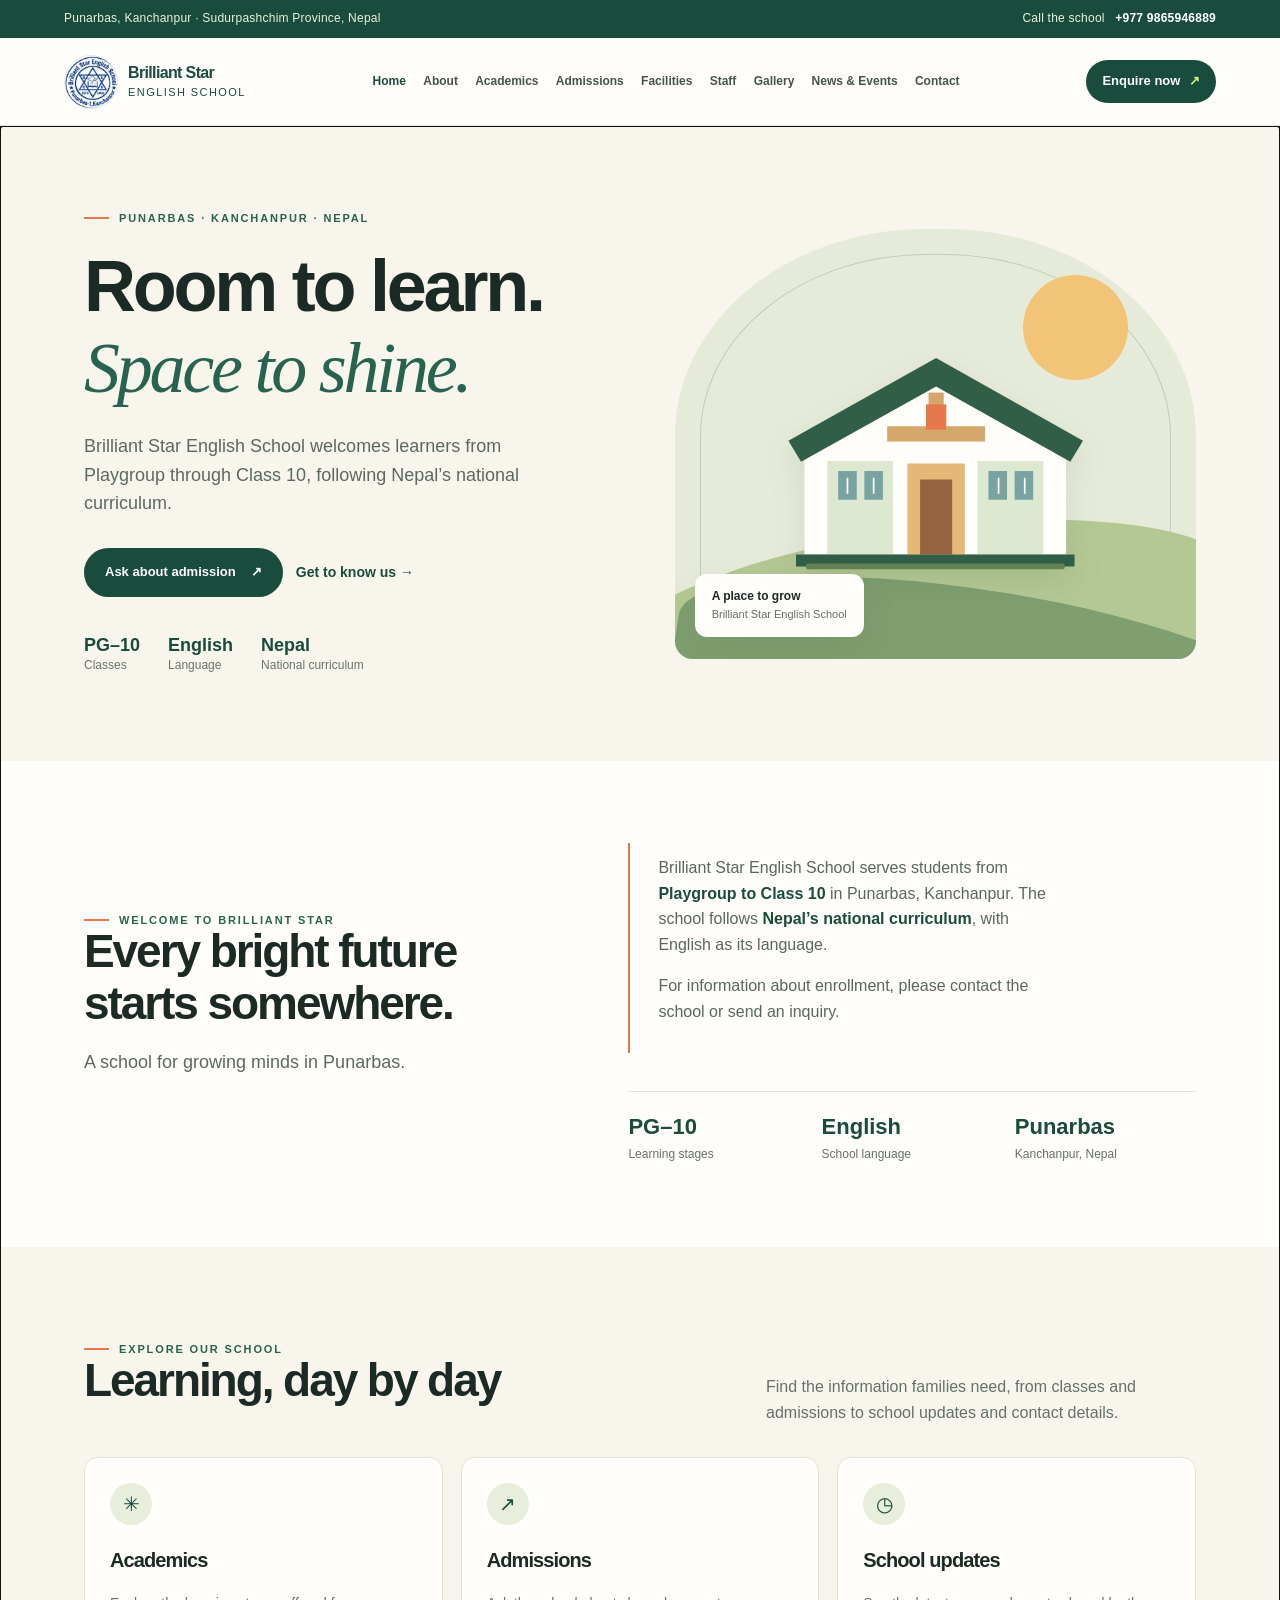
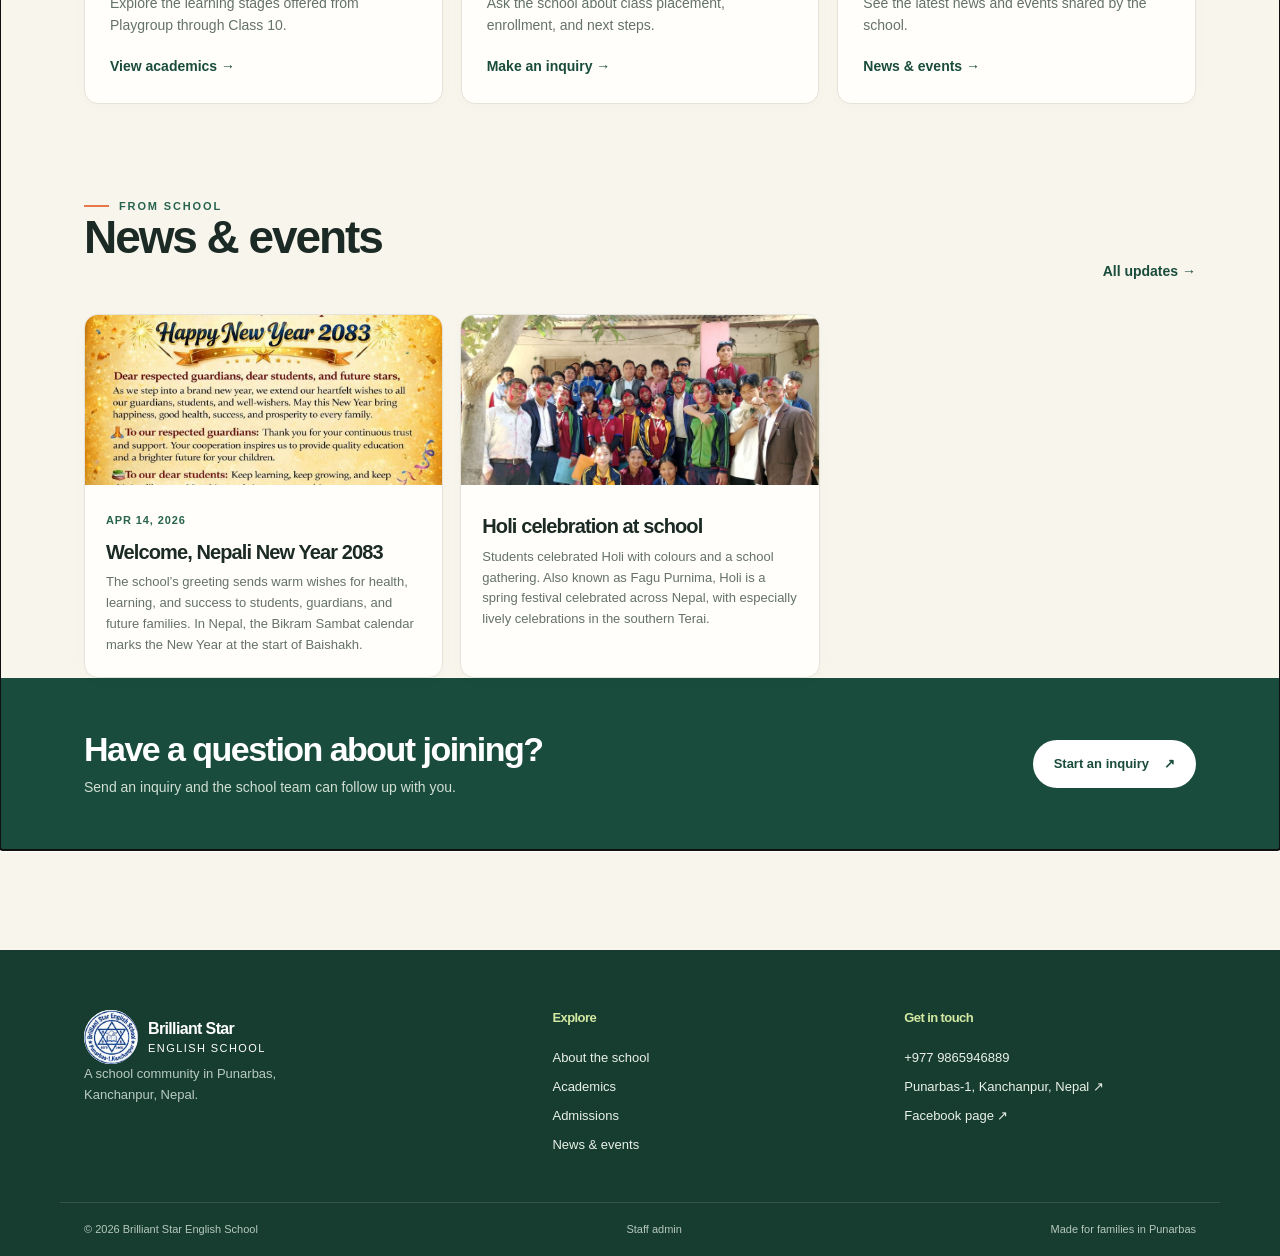
<file: index.html>
<!doctype html>
<html lang="en">
  <head>
    <meta charset="utf-8" />
    <meta name="viewport" content="width=device-width, initial-scale=1" />
    <meta name="theme-color" content="#f8f5ed" />
    <meta name="description" content="Brilliant Star English School, Kanchanpur Nepal, is in Punarbas and welcomes learners from Playgroup through Class 10 under Nepal’s national curriculum." />
    <meta name="keywords" content="Brilliant Star English School, Kanchanpur Nepal, Punarbas school, school in Punarbas, PG to Class 10" />
    <meta property="og:title" content="Brilliant Star English School | Punarbas, Kanchanpur" />
    <meta property="og:description" content="Learning from Playgroup through Class 10 in Punarbas, Kanchanpur, Nepal." />
    <meta property="og:type" content="website" />
    <title>Brilliant Star English School | Kanchanpur Nepal</title>
    <link rel="icon" href="assets/school-logo.png" />
    <link rel="stylesheet" href="styles.css" />
    <script type="application/ld+json">
      {
        "@context": "https://schema.org",
        "@type": "EducationalOrganization",
        "name": "Brilliant Star English School",
        "telephone": "+9779865946889",
        "address": {
          "@type": "PostalAddress",
          "streetAddress": "Birbalbhadra Basti, Punarbas-1",
          "addressLocality": "Punarbas",
          "addressRegion": "Sudurpashchim Province",
          "postalCode": "10400",
          "addressCountry": "NP"
        },
        "geo": {
          "@type": "GeoCoordinates",
          "latitude": 28.6863842,
          "longitude": 80.4279889
        },
        "sameAs": "https://www.facebook.com/brilenta.stara.inlisa.skula"
      }
    </script>
  </head>
  <body>
    <a class="skip-link" href="#main">Skip to content</a>
    <div class="topline"><span>Punarbas, Kanchanpur · Sudurpashchim Province, Nepal</span><a href="tel:+9779865946889">Call the school <b>+977 9865946889</b></a></div>
    <header class="site-header">
      <a class="brand" href="#/home" aria-label="Brilliant Star English School home">
        <span class="logo-crop"><img src="assets/school-logo.png" alt="Brilliant Star English School emblem" /></span>
        <span class="brand-name"><strong>Brilliant Star</strong><small>English School</small></span>
      </a>
      <button class="menu-toggle" aria-expanded="false" aria-controls="primary-nav" aria-label="Open navigation"><span></span><span></span></button>
      <nav id="primary-nav" aria-label="Main navigation">
        <a href="#/home">Home</a><a href="#/about">About</a><a href="#/academics">Academics</a><a href="#/admissions">Admissions</a><a href="#/facilities">Facilities</a><a href="#/staff">Staff</a><a href="#/gallery">Gallery</a><a href="#/news">News &amp; Events</a><a href="#/contact">Contact</a>
      </nav>
      <a class="header-cta" href="#/admissions">Enquire now <span aria-hidden="true">↗</span></a>
    </header>
    <main id="main" tabindex="-1"></main>
    <footer class="site-footer">
      <div class="footer-main">
        <div class="footer-brand"><a class="brand brand-light" href="#/home"><span class="logo-crop"><img src="assets/school-logo.png" alt="" /></span><span class="brand-name"><strong>Brilliant Star</strong><small>English School</small></span></a><p>A school community in Punarbas, Kanchanpur, Nepal.</p></div>
        <div><h2>Explore</h2><a href="#/about">About the school</a><a href="#/academics">Academics</a><a href="#/admissions">Admissions</a><a href="#/news">News &amp; events</a></div>
        <div><h2>Get in touch</h2><a href="tel:+9779865946889">+977 9865946889</a><a href="https://www.google.com/maps/place/Brilliant+Star+English+School/@28.6875722,80.4304741,2324m/data=!3m1!1e3!4m14!1m7!3m6!1s0x39a1eb0029458aa1:0x36684c8c3f06b071!2sPunarwas!8m2!3d28.6450544!4d80.4604643!16s%2Fg%2F11vxx_z6nk!3m5!1s0x39a1c153dac50311:0xee97383bc309fed7!8m2!3d28.6863842!4d80.4279889!16s%2Fg%2F11s67fpkwh?entry=ttu&amp;g_ep=EgoyMDI2MTEwMS4wIKXMDSoASAFQAw%3D%3D" target="_blank" rel="noreferrer">Punarbas-1, Kanchanpur, Nepal ↗</a><a href="https://www.facebook.com/brilenta.stara.inlisa.skula" target="_blank" rel="noreferrer">Facebook page ↗</a></div>
      </div>
      <div class="footer-bottom"><span>© <span id="year"></span> Brilliant Star English School</span><a href="#/admin">Staff admin</a><span>Made for families in Punarbas</span></div>
    </footer>
    <div id="toast" class="toast" role="status" aria-live="polite"></div>
    <script src="supabase-config.js"></script>
    <script src="app.js" defer></script>
  </body>
</html>
</file>
<file: styles.css>
:root{--ink:#1c2a25;--muted:#65716b;--green:#194c3c;--green2:#27634f;--lime:#d4ee81;--cream:#f8f5ed;--paper:#fffefa;--line:#e5e3d9;--orange:#e7784c;--blue:#285389;--serif:Georgia,'Times New Roman',serif;--sans:'DM Sans',Arial,sans-serif;--display:'Manrope','DM Sans',sans-serif;--shadow:0 16px 44px #183d2e12}
*{box-sizing:border-box}html{scroll-behavior:smooth}body{margin:0;background:var(--cream);color:var(--ink);font-family:var(--sans);font-size:16px;line-height:1.6}a{color:inherit;text-decoration:none}a:hover{text-decoration:underline;text-underline-offset:4px}button,input,textarea,select{font:inherit}button,a,input,textarea,select{outline-color:#507e67;outline-offset:3px}.skip-link{position:absolute;top:-80px;left:16px;z-index:20;background:white;padding:10px 16px}.skip-link:focus{top:10px}.topline{height:38px;background:var(--green);color:#e9f3df;display:flex;align-items:center;justify-content:space-between;padding:0 max(5vw,24px);font-size:12px;letter-spacing:.02em}.topline a{color:inherit}.topline b{font-weight:600;margin-left:7px;color:white}.site-header{height:88px;background:var(--paper);display:flex;align-items:center;padding:0 max(5vw,24px);gap:26px;border-bottom:1px solid #e9e8e0;position:relative;z-index:5}.brand{display:flex;align-items:center;gap:10px;flex:none}.logo-crop{display:block;width:54px;height:54px;overflow:hidden;border-radius:50%;background:#fff;position:relative;border:1px solid #e3e7ed}.logo-crop img{position:absolute;width:110px;height:auto;max-width:none;left:-24px;top:0}.brand-name{display:flex;flex-direction:column;line-height:1.12;color:var(--green)}.brand-name strong{font:800 16px var(--display);letter-spacing:-.04em}.brand-name small{font-size:11px;letter-spacing:.13em;text-transform:uppercase;margin-top:4px}.site-header nav{display:flex;justify-content:center;align-items:center;gap:clamp(10px,1.35vw,22px);flex:1}.site-header nav a{font-size:12px;color:#46534c;font-weight:600;white-space:nowrap}.site-header nav a.active{color:var(--green)}.header-cta{background:var(--green);color:#fff;border-radius:30px;padding:11px 16px;font-weight:700;font-size:13px;white-space:nowrap}.header-cta span{color:var(--lime);margin-left:5px}.menu-toggle{display:none;background:none;border:0;padding:8px}.menu-toggle span{display:block;width:24px;height:2px;background:var(--green);margin:5px}.site-footer{background:#173d31;color:#eaf1e8;margin-top:100px}.footer-main{max-width:1160px;margin:auto;padding:60px 24px 46px;display:grid;grid-template-columns:1.4fr 1fr 1fr;gap:60px}.footer-main h2{font:700 13px var(--display);margin:0 0 15px;color:#d3e9a2}.footer-main>div:not(:first-child){display:flex;flex-direction:column;align-items:flex-start;gap:8px;font-size:13px}.footer-main p{color:#bacbc1;font-size:13px;max-width:260px}.brand-light .brand-name{color:white}.brand-light .logo-crop{border:0}.footer-bottom{border-top:1px solid #ffffff20;padding:18px 24px;max-width:1160px;margin:auto;display:flex;justify-content:space-between;color:#b6c8bd;font-size:11px}.wrap{max-width:1160px;margin:auto;padding-left:24px;padding-right:24px}.eyebrow{font:700 11px var(--display);text-transform:uppercase;letter-spacing:.17em;color:var(--green2);display:flex;align-items:center;gap:10px}.eyebrow:before{content:'';display:inline-block;width:25px;height:2px;background:var(--orange)}h1,h2,h3,p{margin-top:0}h1,h2,h3{font-family:var(--display);letter-spacing:-.045em;line-height:1.13}h1{font-size:clamp(42px,6vw,72px);font-weight:600;margin:22px 0}h2{font-size:clamp(31px,4vw,46px);font-weight:600;margin-bottom:18px}h3{font-size:20px;font-weight:700}.lead{font-size:18px;line-height:1.6;color:#5c6962;max-width:630px}.btn{display:inline-flex;align-items:center;justify-content:center;gap:15px;border:0;border-radius:30px;background:var(--green);color:#fff;padding:14px 21px;font-size:13px;font-weight:700;cursor:pointer;min-height:48px}.btn:hover{background:#27634f;text-decoration:none}.btn-light{background:#fff;color:var(--green)}.btn-outline{border:1px solid #ced8cf;background:transparent;color:var(--green)}.text-link{color:var(--green);font-weight:700;font-size:14px}.section-head{display:flex;justify-content:space-between;align-items:end;gap:24px;margin-bottom:32px}.section-head p{color:var(--muted);max-width:430px;margin:0}.section{padding-top:96px}.hero{max-width:1160px;margin:0 auto;padding:72px 24px 72px;display:grid;grid-template-columns:1.02fr .98fr;gap:48px;align-items:center;min-height:560px}.hero-copy{padding:14px 0}.hero h1 em{font-family:var(--serif);font-weight:400;color:var(--green2)}.hero .lead{max-width:500px}.hero-actions{display:flex;gap:13px;align-items:center;margin:30px 0 38px}.hero-meta{display:flex;gap:28px;font-size:12px;color:#68756d}.hero-meta b{font:700 18px var(--display);color:var(--green);display:block}.hero-art{height:430px;background:#e6ebd9;border-radius:48% 48% 18px 18px;position:relative;overflow:hidden;display:flex;align-items:center;justify-content:center}.hero-art:before{content:'';position:absolute;inset:25px;border:1px solid #bfcdb2;border-radius:48% 48% 12px 12px}.sun{position:absolute;width:105px;height:105px;border-radius:50%;background:#f1c478;top:46px;right:68px}.hill{position:absolute;border-radius:50% 50% 0 0;width:125%;height:195px;bottom:-65px;left:-15%;background:#b4c893;transform:rotate(-8deg)}.hill.h2{background:#7f9f70;width:120%;height:145px;left:0;bottom:-77px;transform:rotate(9deg)}.school-art{position:relative;z-index:2;width:68%;margin-top:25px;filter:drop-shadow(0 12px 15px #294f341c)}.art-tag{position:absolute;z-index:3;left:20px;bottom:22px;background:var(--paper);padding:13px 17px;border-radius:12px;box-shadow:var(--shadow);font-size:12px;font-weight:700}.art-tag span{display:block;color:var(--muted);font-weight:400;font-size:11px}.welcome{background:var(--paper);padding:82px 0}.welcome-grid{display:grid;grid-template-columns:.9fr 1.1fr;gap:80px;align-items:center}.welcome-aside{border-left:2px solid var(--orange);padding:12px 0 12px 28px;color:#59675f;max-width:430px}.welcome-aside b{color:var(--green)}.statbar{display:grid;grid-template-columns:repeat(3,1fr);border-top:1px solid var(--line);margin-top:38px;padding-top:22px;gap:12px}.statbar b{font:700 22px var(--display);display:block;color:var(--green)}.statbar span{font-size:12px;color:var(--muted)}.card-grid{display:grid;grid-template-columns:repeat(3,1fr);gap:18px}.card{background:var(--paper);border:1px solid var(--line);padding:25px;border-radius:14px;box-shadow:0 3px 14px #20372b05}.card-icon{width:42px;height:42px;border-radius:50%;background:#e7eedb;color:var(--green);display:grid;place-items:center;font-size:20px;margin-bottom:24px}.card p{font-size:14px;color:var(--muted);margin:0}.card .text-link{display:inline-block;margin-top:18px}.admissions-band{background:var(--green);color:white;padding:52px 0}.admissions-band .wrap{display:flex;justify-content:space-between;align-items:center;gap:30px}.admissions-band h2{font-size:34px;margin:0 0 8px}.admissions-band p{margin:0;color:#d1dfd5;font-size:14px}.page-hero{padding:78px 0 56px;background:#edf0e5}.page-hero .wrap{display:flex;justify-content:space-between;align-items:end;gap:40px}.page-hero h1{font-size:clamp(42px,6vw,64px);margin:16px 0}.page-hero p{color:var(--muted);max-width:500px;margin-bottom:4px}.prose{max-width:750px;color:#54635b;font-size:16px}.prose p{margin-bottom:20px}.feature-row{display:grid;grid-template-columns:1fr 1fr;gap:50px;align-items:center;padding:68px 0}.feature-box{background:#e5ebda;border-radius:24px;padding:44px;min-height:270px;display:flex;flex-direction:column;justify-content:end}.feature-box .big-number{font:800 66px var(--display);color:var(--green);line-height:1}.feature-box p{margin:12px 0 0;color:#536258}.grade-grid{display:grid;grid-template-columns:repeat(4,1fr);gap:14px}.grade-card{background:var(--paper);border-radius:12px;padding:22px;border:1px solid var(--line)}.grade-card span{color:var(--orange);font-size:11px;font-weight:700;text-transform:uppercase;letter-spacing:.1em}.grade-card h3{margin:9px 0}.grade-card p{color:var(--muted);font-size:13px;margin:0}.form-layout{display:grid;grid-template-columns:.8fr 1.2fr;gap:60px;align-items:start;padding:60px 0}.form-card{background:var(--paper);border:1px solid var(--line);border-radius:16px;padding:30px;box-shadow:var(--shadow)}.form-card h2{font-size:26px}.form-grid{display:grid;grid-template-columns:1fr 1fr;gap:17px}.field{display:flex;flex-direction:column;gap:7px}.field.full{grid-column:1/-1}.field label{font-size:12px;font-weight:700;color:#35493f}.field input,.field textarea,.field select{border:1px solid #d8ddd5;border-radius:8px;background:white;padding:12px 13px;color:var(--ink);width:100%}.field textarea{min-height:125px;resize:vertical}.form-note{font-size:12px;color:var(--muted);margin:14px 0 20px}.notice{padding:14px 16px;background:#eef3e6;border-radius:8px;color:var(--green);font-size:14px}.card-list{display:grid;grid-template-columns:repeat(3,1fr);gap:17px}.news-card{padding:0;overflow:hidden}.news-cover{height:170px;background:#e6ebdf;display:grid;place-items:center;color:#6f846e;font-size:42px}.news-body{padding:21px}.news-date{font-size:11px;color:var(--green2);font-weight:700;text-transform:uppercase;letter-spacing:.08em}.news-body h3{margin:9px 0}.news-body p{font-size:13px;color:var(--muted)}.gallery-grid{display:grid;grid-template-columns:repeat(3,1fr);gap:15px}.gallery-item{background:var(--paper);border:1px solid var(--line);border-radius:12px;overflow:hidden}.gallery-item img{width:100%;height:250px;object-fit:cover;display:block;background:#e5eadf}.gallery-item p{margin:0;padding:13px 16px;font-size:13px;font-weight:600}.empty-state{text-align:center;background:var(--paper);padding:48px 20px;border:1px dashed #cfd8ce;border-radius:14px;color:var(--muted)}.empty-state strong{display:block;color:var(--green);font:700 18px var(--display);margin-bottom:8px}.contact-grid{display:grid;grid-template-columns:.75fr 1.25fr;gap:24px;padding:58px 0}.contact-details{background:var(--green);color:white;border-radius:16px;padding:30px}.contact-details h2{font-size:25px}.contact-details p{color:#d1dfd5;font-size:14px}.contact-details .detail{padding:17px 0;border-top:1px solid #ffffff25;font-size:14px}.contact-details .detail b{display:block;color:#d3e9a2;font-size:11px;letter-spacing:.1em;text-transform:uppercase;margin-bottom:5px}.map-frame{height:100%;min-height:400px;background:#e4e9de;border-radius:16px;overflow:hidden}.map-frame iframe{width:100%;height:100%;min-height:400px;border:0}.staff-note{padding:36px;background:#edf0e5;border-radius:15px;max-width:770px}.admin-shell{padding:48px 0 16px}.admin-login{max-width:430px;margin:20px auto 60px}.admin-toolbar{display:flex;justify-content:space-between;align-items:center;gap:16px;margin:20px 0}.admin-columns{display:grid;grid-template-columns:1fr 1fr;gap:18px}.admin-panel{background:var(--paper);border:1px solid var(--line);padding:24px;border-radius:14px}.admin-panel h2{font-size:23px}.admin-row{display:flex;justify-content:space-between;gap:16px;padding:15px 0;border-top:1px solid var(--line);align-items:center}.admin-row strong{display:block}.admin-row small{color:var(--muted)}.admin-actions{display:flex;gap:7px;flex:none}.small-btn{padding:7px 10px;border:1px solid var(--line);border-radius:6px;background:#fff;cursor:pointer;font-size:11px}.small-btn.danger{color:#a44635}.admin-form{display:grid;gap:12px;margin:18px 0 24px;padding:18px;background:#f5f5ef;border-radius:9px}.admin-form .field input,.admin-form .field textarea{padding:9px}.admin-form .field textarea{min-height:85px}.admin-inquiries{margin-top:20px}.inquiry-message{max-width:520px;white-space:pre-wrap;color:#4d5c53;font-size:13px}.toast{position:fixed;z-index:30;bottom:20px;left:50%;transform:translate(-50%,20px);opacity:0;pointer-events:none;transition:.2s;background:#142f25;color:white;padding:12px 18px;border-radius:30px;font-size:13px;box-shadow:var(--shadow)}.toast.show{transform:translate(-50%,0);opacity:1}.sr-only{position:absolute!important;width:1px!important;height:1px!important;padding:0!important;margin:-1px!important;overflow:hidden!important;clip:rect(0,0,0,0)!important;white-space:nowrap!important;border:0!important}
@media(max-width:1120px){.site-header{gap:14px}.site-header nav{gap:10px}.site-header nav a{font-size:11px}.brand-name strong{font-size:14px}.brand-name small{font-size:10px}.header-cta{font-size:12px;padding:10px 13px}}
@media(max-width:940px){.site-header{height:76px;justify-content:space-between}.menu-toggle{display:block;order:3}.header-cta{margin-left:auto}.site-header nav{display:none;position:absolute;top:76px;left:0;right:0;background:var(--paper);padding:15px 24px 22px;box-shadow:0 12px 20px #1c36251a;align-items:stretch;flex-direction:column;gap:0}.site-header nav.open{display:flex}.site-header nav a{padding:12px 0;border-bottom:1px solid var(--line);font-size:14px}.hero{gap:25px;min-height:0;padding-top:56px}.hero-art{height:350px}.welcome-grid{gap:40px}.card-grid{grid-template-columns:repeat(2,1fr)}}
@media(max-width:680px){body{font-size:15px}.topline{padding:0 18px;height:34px;font-size:10px}.topline span{max-width:60%;white-space:nowrap;overflow:hidden;text-overflow:ellipsis}.topline b{display:none}.site-header{padding:0 18px}.brand{gap:8px}.logo-crop{width:46px;height:46px}.logo-crop img{width:94px;left:-20px}.brand-name strong{font-size:14px}.brand-name small{font-size:9px}.header-cta{padding:9px 12px;font-size:11px}.menu-toggle{padding:6px}.hero{grid-template-columns:1fr;padding-top:44px;padding-bottom:48px;gap:28px}.hero h1{font-size:48px;margin:16px 0}.hero .lead{font-size:16px}.hero-art{height:320px;order:-1}.hero-actions{margin:23px 0 28px;flex-wrap:wrap}.hero-meta{gap:22px}.section{padding-top:66px}.welcome{padding:62px 0}.welcome-grid{grid-template-columns:1fr;gap:25px}.section-head{display:block}.section-head p{margin-top:14px}.card-grid,.card-list,.gallery-grid{grid-template-columns:1fr}.card{padding:22px}.admissions-band .wrap{display:block}.admissions-band h2{font-size:29px}.admissions-band .btn{margin-top:22px}.page-hero{padding:52px 0 36px}.page-hero .wrap{display:block}.page-hero h1{font-size:44px}.page-hero p{font-size:15px}.feature-row{grid-template-columns:1fr;gap:24px;padding:45px 0}.feature-box{min-height:210px;padding:30px}.grade-grid{grid-template-columns:1fr 1fr}.form-layout{grid-template-columns:1fr;gap:25px;padding:36px 0}.form-card{padding:22px}.form-grid{grid-template-columns:1fr}.field.full{grid-column:auto}.contact-grid{grid-template-columns:1fr;padding:35px 0}.map-frame,.map-frame iframe{min-height:300px}.admin-columns{grid-template-columns:1fr}.admin-toolbar{align-items:flex-start}.admin-row{align-items:flex-start}.footer-main{grid-template-columns:1fr 1fr;gap:30px;padding:44px 24px 32px}.footer-main>div:first-child{grid-column:1/-1}.footer-bottom{padding:16px 24px;display:grid;gap:7px}.footer-bottom span:last-child{display:none}.gallery-item img{height:230px}}
@media(prefers-reduced-motion:reduce){*,*::before,*::after{scroll-behavior:auto!important;transition:none!important}}
.news-cover img,.news-cover[src]{width:100%;height:170px;object-fit:cover;display:block}.gallery-section{margin-bottom:64px}.facility-photo,.admission-poster{margin:0;background:var(--paper);border:1px solid var(--line);border-radius:16px;overflow:hidden}.facility-photo img{width:100%;height:340px;display:block;object-fit:cover}.facility-photo figcaption,.admission-poster figcaption{padding:12px 16px;color:var(--muted);font-size:12px}.staff-profile{display:grid;grid-template-columns:minmax(230px,.7fr) 1.3fr;gap:42px;align-items:center;background:var(--paper);border:1px solid var(--line);padding:26px;border-radius:18px;max-width:850px}.staff-profile img{width:100%;max-height:380px;object-fit:cover;object-position:center 25%;border-radius:12px}.staff-profile h2{margin:15px 0 8px}.staff-profile p:last-child{color:var(--muted);max-width:480px}.admission-poster{margin-top:26px;max-width:450px}.admission-poster img{display:block;width:100%;height:auto}@media(max-width:680px){.staff-profile{grid-template-columns:1fr;gap:22px;padding:18px}.staff-profile img{max-height:340px}.facility-photo img{height:260px}}

/* Frameless photos + click-to-enlarge viewer */
.gallery-grid{grid-template-columns:repeat(2,1fr);gap:28px 24px}
.gallery-item,.facility-photo,.admission-poster{background:none;border:0;border-radius:0;overflow:visible}
.gallery-item img{height:auto;max-height:520px;object-fit:contain;background:none;border-radius:0}
.facility-photo img{height:auto;max-height:560px;object-fit:contain}
.gallery-item p,.facility-photo figcaption,.admission-poster figcaption{padding:10px 0 0}
.staff-profile img{border-radius:0}
main img{cursor:zoom-in;transition:opacity .2s}
main img:hover{opacity:.9}
.lightbox{position:fixed;inset:0;z-index:1000;display:flex;flex-direction:column;align-items:center;justify-content:center;gap:14px;padding:56px 20px 24px;background:rgba(8,14,12,.92);opacity:0;visibility:hidden;transition:opacity .2s,visibility .2s;cursor:zoom-out}
.lightbox.open{opacity:1;visibility:visible}
.lightbox img{max-width:min(1400px,100%);max-height:calc(100vh - 130px);width:auto;height:auto;object-fit:contain;cursor:default}
.lightbox-caption{color:#f3f1ea;font-size:14px;text-align:center;max-width:800px;margin:0}
.lightbox-close{position:absolute;top:14px;right:16px;width:44px;height:44px;border:0;border-radius:50%;background:rgba(255,255,255,.14);color:#fff;font-size:28px;line-height:1;cursor:pointer}
.lightbox-close:hover,.lightbox-close:focus-visible{background:rgba(255,255,255,.28)}
@media(max-width:680px){.gallery-grid{grid-template-columns:1fr}.gallery-item img{height:auto}.facility-photo img{height:auto}}
</file>
